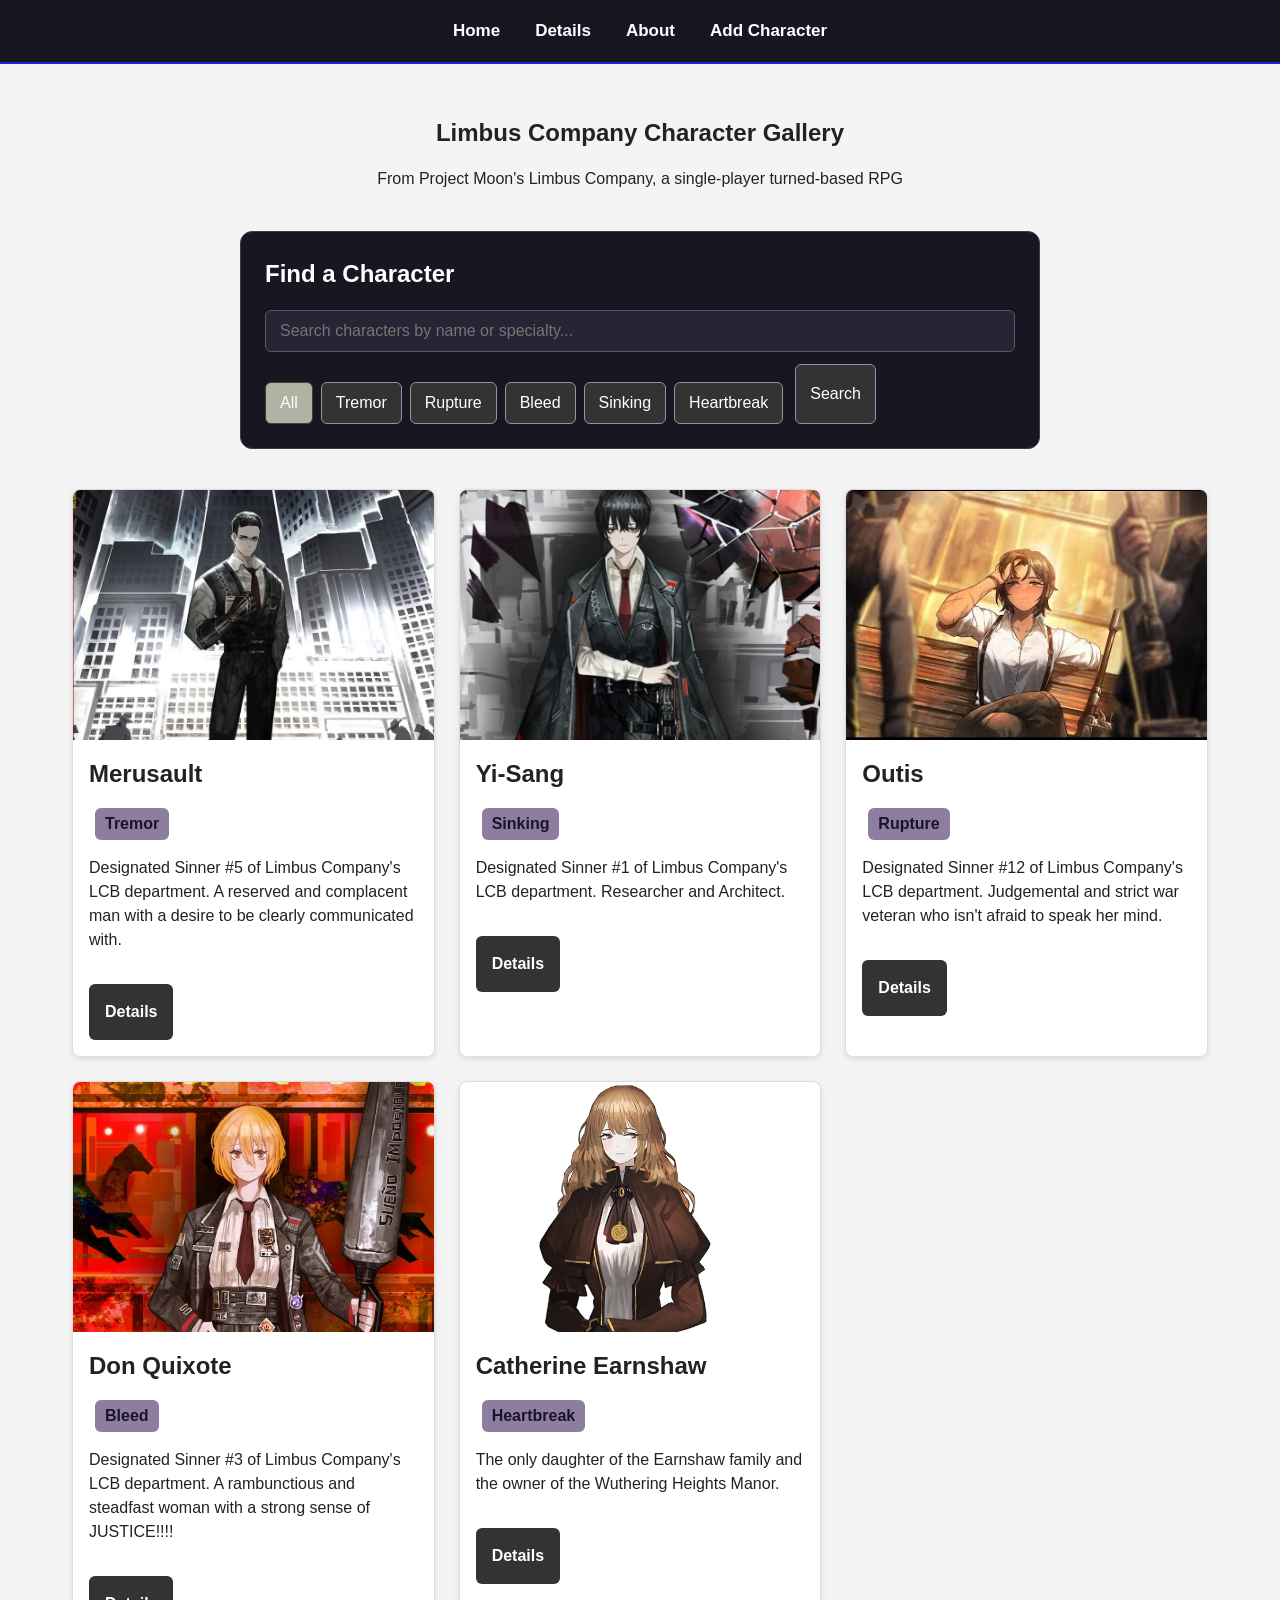
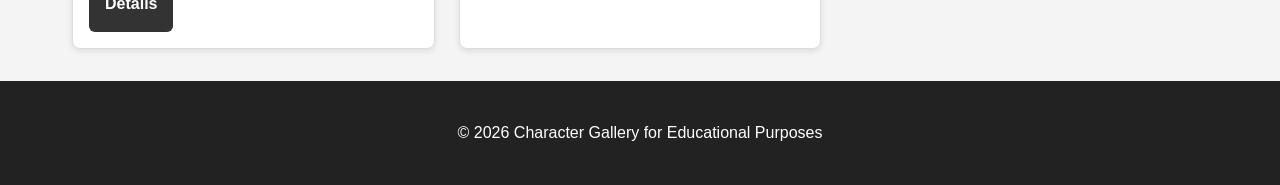
<file: index.html>
<!DOCTYPE html>
<html lang="en">

<head>
    <meta charset="UTF-8">
    <meta name="viewport" content="width=device-width, initial-scale=1.0">
    <link rel="stylesheet" type="text/css" href="style.css">
    <title>Limbus Company Character Gallery</title>
</head>

<body>
    <header class="top-bar">
        <nav class="navigation">
            <a href="index.html">Home</a>
            <a href="details.html">Details</a>
            <a href="about.html">About</a>
            <a href="new-character-form.html">Add Character</a>
        </nav>
    </header>
    
    <main>

        <section class="intro">
            <h1>Limbus Company Character Gallery</h1>
            <p>
                From Project Moon's Limbus Company, a single-player turned-based RPG
            </p>
        </section>
        <section class="character-search">
            <h2>Find a Character</h2>

            <div class="search-controls">
                <input type="search" placeholder="Search characters by name or specialty..."
                    aria-label="Search characters" />

                <div class="specialty-filters">
                    <button type="button">All</button>
                    <button type="button">Tremor</button>
                    <button type="button">Rupture</button>
                    <button type="button">Bleed</button>
                    <button type="button">Sinking</button>
                    <button type="button">Heartbreak</button>
                </div>

                <button type="button">Search</button>
            </div>
        </section>

        <section class="gallery" aria-label="Character gallery">

            <article class="card">
                <img src="images/Meru_plzlookgud.jpg" alt="Picture of Merusault">
                <h2>Merusault</h2>
                <p>
                    <span class="specialty tremor">Tremor</span>
                </p>
                <p>
                    Designated Sinner #5 of Limbus Company's LCB department.
                    A reserved and complacent man with a desire to be clearly communicated with.

                </p>

                <a class="button" href="details.html">
                    Details
                </a>

            </article>

            <article class="card">
                <img src="images/yi_sang.jpg" alt="Picture of Yi-Sang">
                <h2>Yi-Sang</h2>
                <p>
                    <span class="specialty sinking">Sinking</span>
                </p>
                <p>
                    Designated Sinner #1 of Limbus Company's LCB department.
                    Researcher and Architect.
                </p>
                <a class="button" href="details.html">
                    Details
                </a>
            </article>

            <article class="card">
                <img src="images/Outis_off.jpg" alt="Picture of Outis">
                <h2>Outis</h2>
                <p>
                    <span class="specialty rupture">Rupture</span>
                </p>
                <p>

                    Designated Sinner #12 of Limbus Company's LCB department.
                    Judgemental and strict war veteran who isn't afraid to speak her mind.

                </p>
                <a class="button" href="details.html">
                    Details
                </a>
            </article>

            <article class="card">
                <img src="images/don_max.jpg" alt="Picture of Don Quixote">
                <h2>Don Quixote</h2>
                <p>
                    <span class="specialty bleed">Bleed</span>
                </p>
                <p>
                    Designated Sinner #3 of Limbus Company's LCB department.
                    A rambunctious and steadfast woman with a strong sense of JUSTICE!!!!
                </p>
                <a class="button" href="details.html">
                    Details
                </a>
            </article>

            <article class="card">
                <img src="images/ths_works_ok.png" alt="Picture of Catherine">
                <h2>Catherine Earnshaw</h2>
                <p>
                    <span class="specialty heartbreak">Heartbreak</span>
                </p>
                <p>

                    The only daughter of the Earnshaw family and the owner of the Wuthering Heights Manor.

                </p>
                <a class="button" href="details.html">
                    Details
                </a>
            </article>

        </section>
    </main>

    <footer>
        <p>&copy; 2026 Character Gallery for Educational Purposes</p>
    </footer>


</body>

</html>
</file>
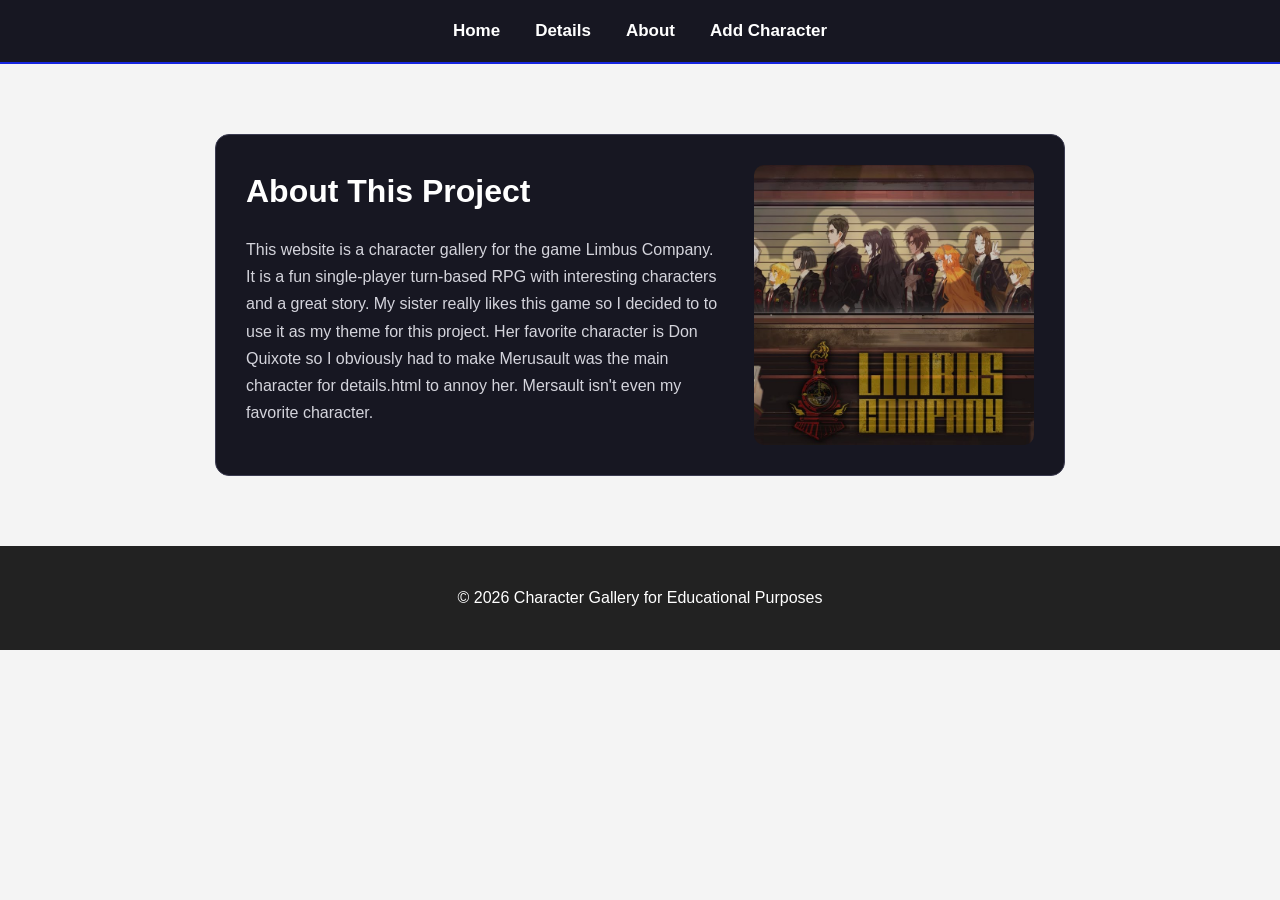
<file: about.html>
<!DOCTYPE html>
<html lang="en">

<head>
    <meta charset="UTF-8">
    <meta name="viewport" content="width=device-width, initial-scale=1.0">
    <link rel="stylesheet" type="text/css" href="style.css">
    <title>About</title>
</head>

<body>
    <header class="top-bar">
        <nav class="navigation">
            <a href="index.html">Home</a>
            <a href="details.html">Details</a>
            <a href="about.html">About</a>
            <a href="new-character-form.html">Add Character</a>
        </nav>
    </header>
    <main class="about-page">
        <div class="about-text">
            <h1>About This Project</h1>

            <p>
                This website is a character gallery for the game Limbus Company. It is a fun single-player turn-based
                RPG with interesting characters and a great story. My sister really likes this game so I decided to to use
                it as my theme for this project. Her favorite character is Don Quixote so I obviously had to make Merusault
                was the main character for details.html to annoy her. Mersault isn't even my favorite character.

            </p>
        </div>

        <div class="about-image">
            <img src="images/thecrew.jpg" alt="Main Cast of Limbus Company artwork">
        </div>
    </main>
    <footer>
        <p>&copy; 2026 Character Gallery for Educational Purposes</p>
    </footer>
</body>

</html>
</file>
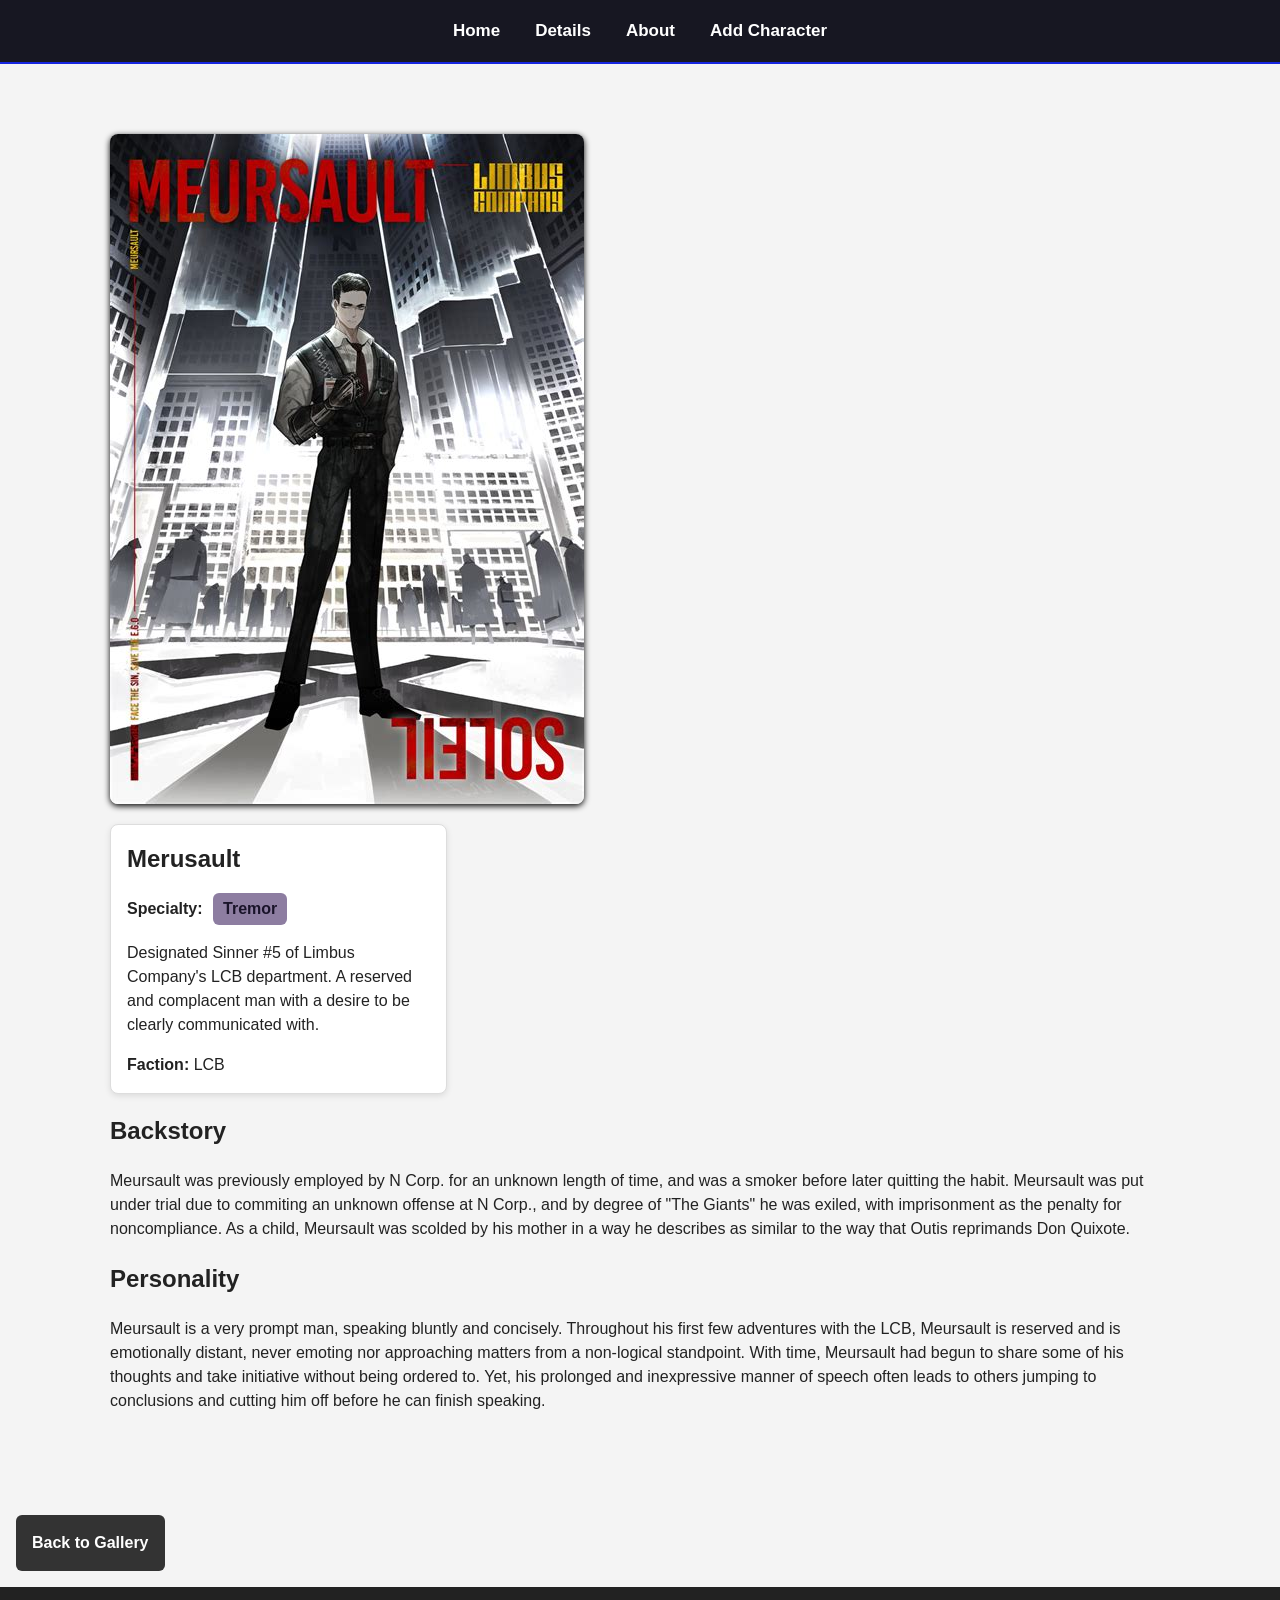
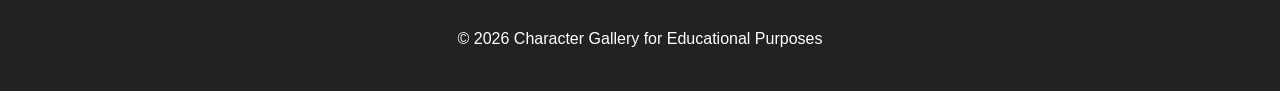
<file: details.html>
<!DOCTYPE html>
<html lang="en">

<head>
    <meta charset="UTF-8">
    <meta name="viewport" content="width=device-width, initial-scale=1.0">
    <link rel="stylesheet" type="text/css" href="style.css">
    <title>Feature</title>
</head>

<body>
    <header class="top-bar">
        <nav class="navigation">
            <a href="index.html">Home</a>
            <a href="details.html">Details</a>
            <a href="about.html">About</a>
            <a href="new-character-form.html">Add Character</a>
        </nav>
    </header>
    <main class="character-page">
        <section class="character-details">

            <div class="character-image-container">
                <img src="images/meru_fullsize.jpg" alt="Portrait of Merusault" class="large-character-image">
            </div>

            <section class="gallery" aria-label="Character gallery">
                <article class="card">

                    <h2>Merusault</h2>
                    <p><Strong>Specialty:</Strong>
                        <span class="specialty tremor">Tremor</span>
                    </p>
                    <p>
                        Designated Sinner #5 of Limbus Company's LCB department.
                        A reserved and complacent man with a desire to be clearly communicated with.

                    </p>
                    <p><Strong>Faction:</Strong> LCB</p>
                </article>
            </section>
            <h2>Backstory</h2>
            <p>
                Meursault was previously employed by N Corp. for an unknown length of time,
                and was a smoker before later quitting the habit. Meursault was put under trial due to commiting an
                unknown offense at N Corp., and by degree of "The Giants" he was exiled, with imprisonment as
                the penalty for noncompliance. As a child,
                Meursault was scolded by his mother in a way he describes as similar to
                the way that Outis reprimands Don Quixote.
            </p>

            <h2>Personality</h2>
            <p>
                Meursault is a very prompt man, speaking bluntly and
                concisely. Throughout his first few adventures with the LCB, Meursault is
                reserved and is emotionally distant, never emoting nor approaching matters from a non-logical
                standpoint. With time, Meursault had begun to share some of his thoughts and take initiative without
                being ordered to. Yet, his prolonged and inexpressive manner of speech often leads to others jumping to
                conclusions and cutting him off before he can finish speaking.
            </p>
            </div>

        </section>
    </main>

    <a class="button" href="index.html">
        Back to Gallery
    </a>
        <footer>
        <p>&copy; 2026 Character Gallery for Educational Purposes</p>
    </footer>
</body>

</html>
</file>
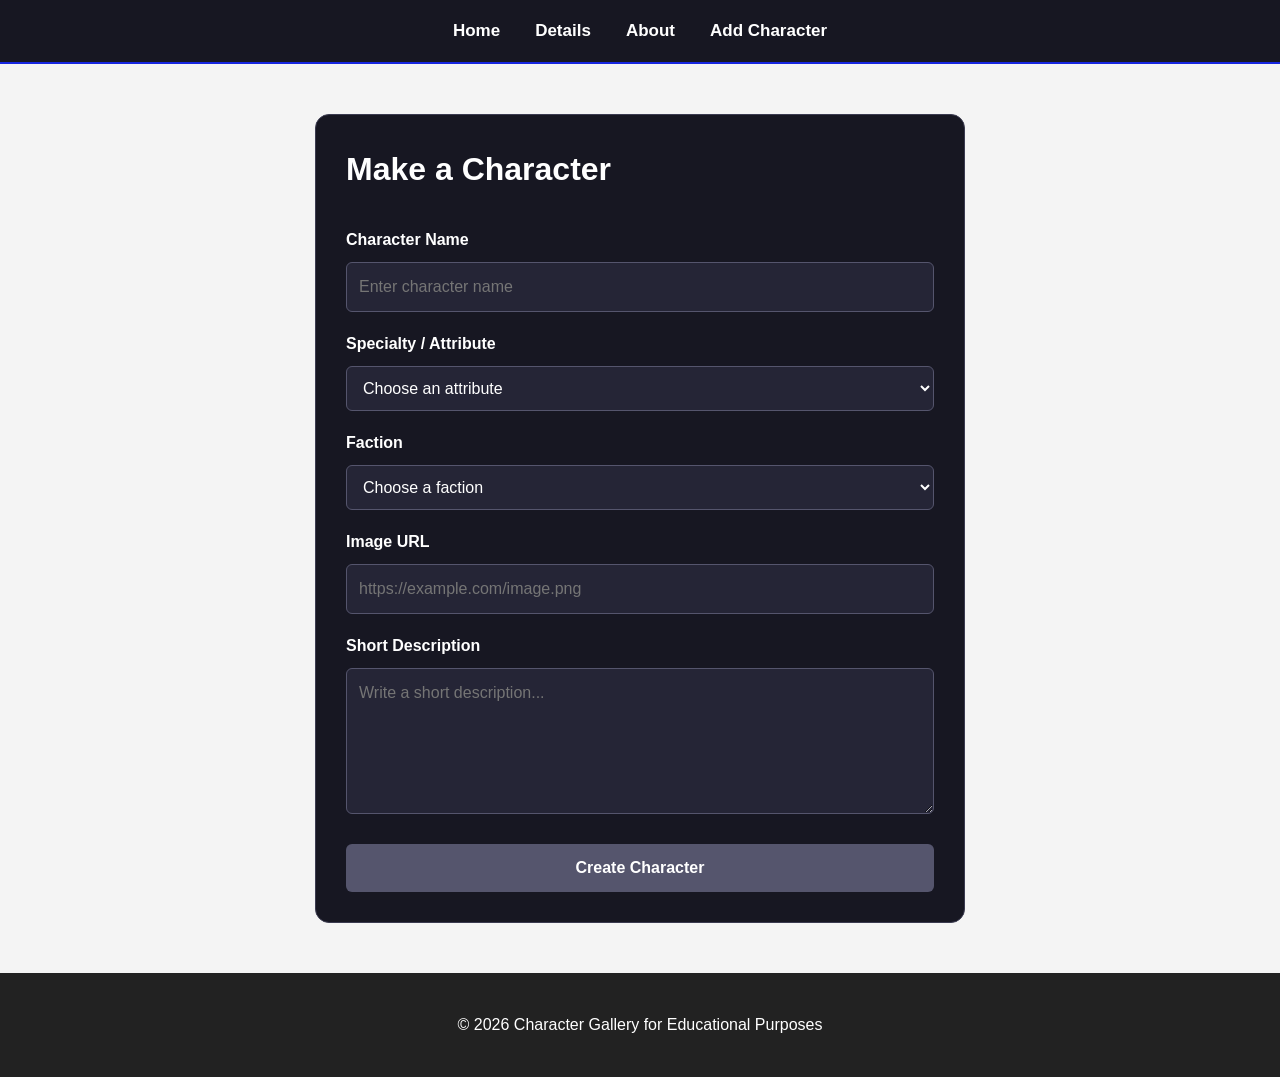
<file: new-character-form.html>
<!DOCTYPE html>
<html lang="en">

<head>
    <meta charset="UTF-8">
    <meta name="viewport" content="width=device-width, initial-scale=1.0">
    <link rel="stylesheet" type="text/css" href="style.css">
    <title>Add Character</title>
</head>

<body>
    <header class="top-bar">
        <nav class="navigation">
            <a href="index.html">Home</a>
            <a href="details.html">Details</a>
            <a href="about.html">About</a>
            <a href="new-character-form.html">Add Character</a>
        </nav>
    </header>

    <main class="character-form-page">
        <h1>Make a Character</h1>

        <form class="character-form">

            <label for="character-name">Character Name</label>
            <input type="text" id="character-name" name="character-name" placeholder="Enter character name">

            <label for="attribute">Specialty / Attribute</label>
            <select id="attribute" name="attribute">
                <option value="">Choose an attribute</option>
                <option value="tremor">Tremor</option>
                <option value="rupture">Rupture</option>
                <option value="bleed">Bleed</option>
                <option value="burn">Burn</option>
                <option value="poise">Poise</option>
                <option value="charge">Charge</option>
                <option value="heartbreak">heartbreak</option>
            </select>

            <label for="faction">Faction</label>
            <select id="faction" name="faction">
                <option value="">Choose a faction</option>
                <option value="faction-N">N. Corp</option>
                <option value="faction-lcb">LCB</option>
                <option value="faction-middle">The Middle</option>
                <option value="faction-liu">Liu Association</option>
                <option value="faction-molar">Molar Boatworks</option>
            </select>

            <label for="image-url">Image URL</label>
            <input type="url" id="image-url" name="image-url" placeholder="https://example.com/image.png">

            <label for="description">Short Description</label>
            <textarea id="description" name="description" rows="5"
                placeholder="Write a short description..."></textarea>

            <button type="submit">Create Character</button>
        </form>
    </main>


    <footer>
        <p>&copy; 2026 Character Gallery for Educational Purposes</p>
    </footer>

</body>

</html>
</file>
<file: style.css>
* {
    box-sizing: border-box;
}

body {
    margin: 0;
    font-family: Arial, sans-serif;
    line-height: 1.5;
    color: #222;
    background-color: #f4f4f4;
}

main {
    max-width: 1200px;
    margin: 0 auto;
    padding: 32px;
}

.intro {
    margin-bottom: 32px;
    text-align: center;
}

.intro h1 {
    margin-bottom: 8px;
}

.gallery {
    display: grid;
    grid-template-columns: repeat(3, 1fr);
    gap: 24px;
}

.card {
    overflow: hidden;
    background-color: white;
    border: 1px solid #ddd;
    border-radius: 8px;
    box-shadow: 0 2px 6px rgb(0 0 0 / 10%);
}

.card img {
    display: block;
    width: 100%;
    height: 250px;
    object-fit: cover;
}

.card h2,
.card p {
    margin-right: 16px;
    margin-left: 16px;
}

.card h2 {
    margin-top: 16px;
    margin-bottom: 8px;
}

.card p {
    margin-bottom: 16px;
}

footer {
    padding: 24px;
    text-align: center;
    background-color: #222;
    color: white;
}

.button {
    display: inline-block;
    margin:  16px;
    padding: 16px;
    border-radius: 6px;
    background-color: #333;
    color: white;
    text-decoration: none;
    font-weight: bold;
}

.gallery {
    display: grid;
    grid-template-columns: repeat(3, 1fr);
    gap: 24px;
}

.specialty {
  display: inline-block;
  padding: 4px 10px;
  margin-left: 6px;
  border-radius: 6px;
  color: #1a142a;
  font-weight: bold;
  background-color: #8d7da1;
}

.specialty-filters {
  display: flex;
  gap: 8px;
  flex-wrap: wrap;
  margin-top: 18px;
}

.specialty-filters button {
  padding: 8px 14px;
  color: #ddd;
  background: transparent;
  border: 1px solid #666680;
  border-radius: 20px;
  cursor: pointer;
}

.specialty-filters button:first-child,
.specialty-filters button:hover {
  color: white;
  background: #b0b3a3;
  border-color: #3f413d;
}

.character-search {
  max-width: 800px;
  margin: 40px auto;
  padding: 24px;
  color: white;
  background: #171722;
  border: 1px solid #3b3b50;
  border-radius: 12px;
}

.character-search h2 {
  margin-top: 0;
  margin-bottom: 18px;
}

.search-controls {
  display: flex;
  gap: 12px;
  flex-wrap: wrap;
}

.search-controls input,
.search-controls select,
.search-controls button {
  min-height: 42px;
  padding: 0 14px;
  border: 1px solid #55556d;
  border-radius: 6px;
  font: inherit;
}

.search-controls input {
  flex: 1;
  min-width: 220px;
  color: white;
  background: #252536;
}

.search-controls select {
  color: white;
  background: #252536;
}

.search-controls button {
  color: white;
  background: #333;
  border-color: #9293a3;
  cursor: pointer;
}

.top-bar {
  width: 100%;
  border-bottom: 2px solid #1626e0;
  background-color: #171722;
}

.navigation {
  display: flex;
  justify-content: center;
  gap: 35px;
  padding: 18px;
}

.navigation a {
  color: white;
  font-size: 17px;
  font-weight: bold;
  text-decoration: none;
  transition: color 0.2s, border-color 0.2s;
}

.character-page {
  max-width: 1100px;
  margin: 50px auto;
  padding: 20px;
}

.character-image-container {
  display: flex;
  justify-content: left;
  margin-bottom: 20px;
}

.large-character-image {
  max-width: 100%;
  height: auto;
  border-radius: 8px;
  box-shadow: 0 2px 6px black;
}

.about-page {
  display: flex;
  align-items: center;
  gap: 30px;
  max-width: 850px;
  margin: 70px auto;
  padding: 30px;
  color: white;
  background: #171722;
  border: 1px solid #3b3b50;
  border-radius: 14px;
}

.about-text {
  flex: 1;
}

.about-text h1 {
  margin-top: 0;
  color: white;
}

.about-text p {
  color: #d4d4dc;
  line-height: 1.7;
}

.about-image {
  flex: 0 0 180px;
}

.about-image img {
  display: block;
  width: 280px;
  height: 280px;
  object-fit: cover;
  border-radius: 10px;
}

.character-form-page {
  max-width: 650px;
  margin: 50px auto;
  padding: 30px;
  color: white;
  background: #171722;
  border: 1px solid #3b3b50;
  border-radius: 14px;
}

.character-form-page h1 {
  margin-top: 0;
  margin-bottom: 25px;
  color: white;
}

.character-form {
  display: flex;
  flex-direction: column;
  gap: 10px;
}

.character-form label {
  margin-top: 10px;
  color: white;
  font-weight: bold;
}

.character-form input,
.character-form select,
.character-form textarea {
  width: 100%;
  box-sizing: border-box;
  padding: 12px;
  color: white;
  background: #252536;
  border: 1px solid #55556d;
  border-radius: 6px;
  font: inherit;
}

.character-form textarea {
  resize: vertical;
}

.character-form input:focus,
.character-form select:focus,
.character-form textarea:focus {
  outline: 2px solid blue;
  border-color: white;
}

.character-form button {
  margin-top: 20px;
  padding: 12px;
  color: white;
  background: #55556d;
  border: none;
  border-radius: 6px;
  font: inherit;
  font-weight: bold;
  cursor: pointer;
}

.character-form button:hover {
  background: blue;
}
</file>
